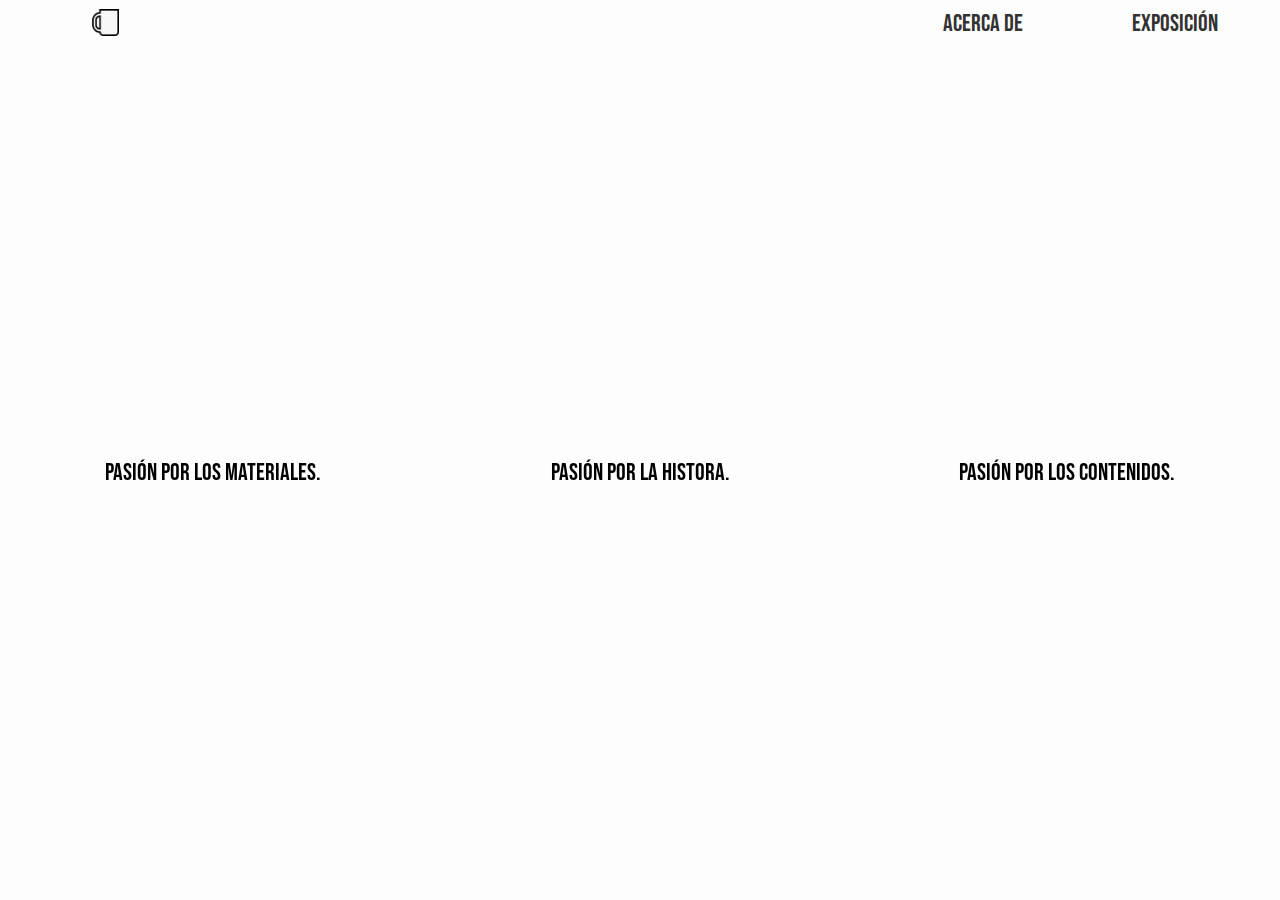
<file: pages/acerca_de.html>
<!DOCTYPE html>



<html>
	<link rel="stylesheet" href="../css/acerca_de.css">
	<link rel="stylesheet" href="../css/nav.css">

	<!-- Head -->
	<head>
		<meta charset='UTF-8'>
		<meta name='keywords' content='TAZEXPO' > 
		<title> TAZEXPO - Acerca de </title>
		<link rel="icon" href="../images/logo.png">
	</head>

	<!-- Body -->
	<body>

		<!-- Top Div -->
		<header>

			<nav class="nav">

				<ul>
					<li> <a class="home" href="../index.html"> <img src="../images/logo.png" alt="logo" ></a> </li>
					<li class="right-side" > <a href="exposicion.html"> Exposición </a> </li>
					<li class="right-side" > <a href="acerca_de.html"> Acerca de </a> </li>
				</ul>

			</nav>

		</header>

		<div class="section" >

			<div class="sub" id="sec1" >

				<img src="../images/sec1.jpg" alt="back1">
				<p>Pasión por los materiales.</p>

			</div>

			<div class="sub" id="sec2" >

				<img src="../images/sec2.jpg" alt="back1">
				<p>Pasión por la histora.</p>

			</div>

			<div class="sub" id="sec3" >

				<img src="../images/sec3.jpg" alt="back1">
				<p>Pasión por los contenidos.</p>

			</div>

		</div>

		<script src="../js/acerca_de.js"></script>
		
	</body>
</html>
</file>
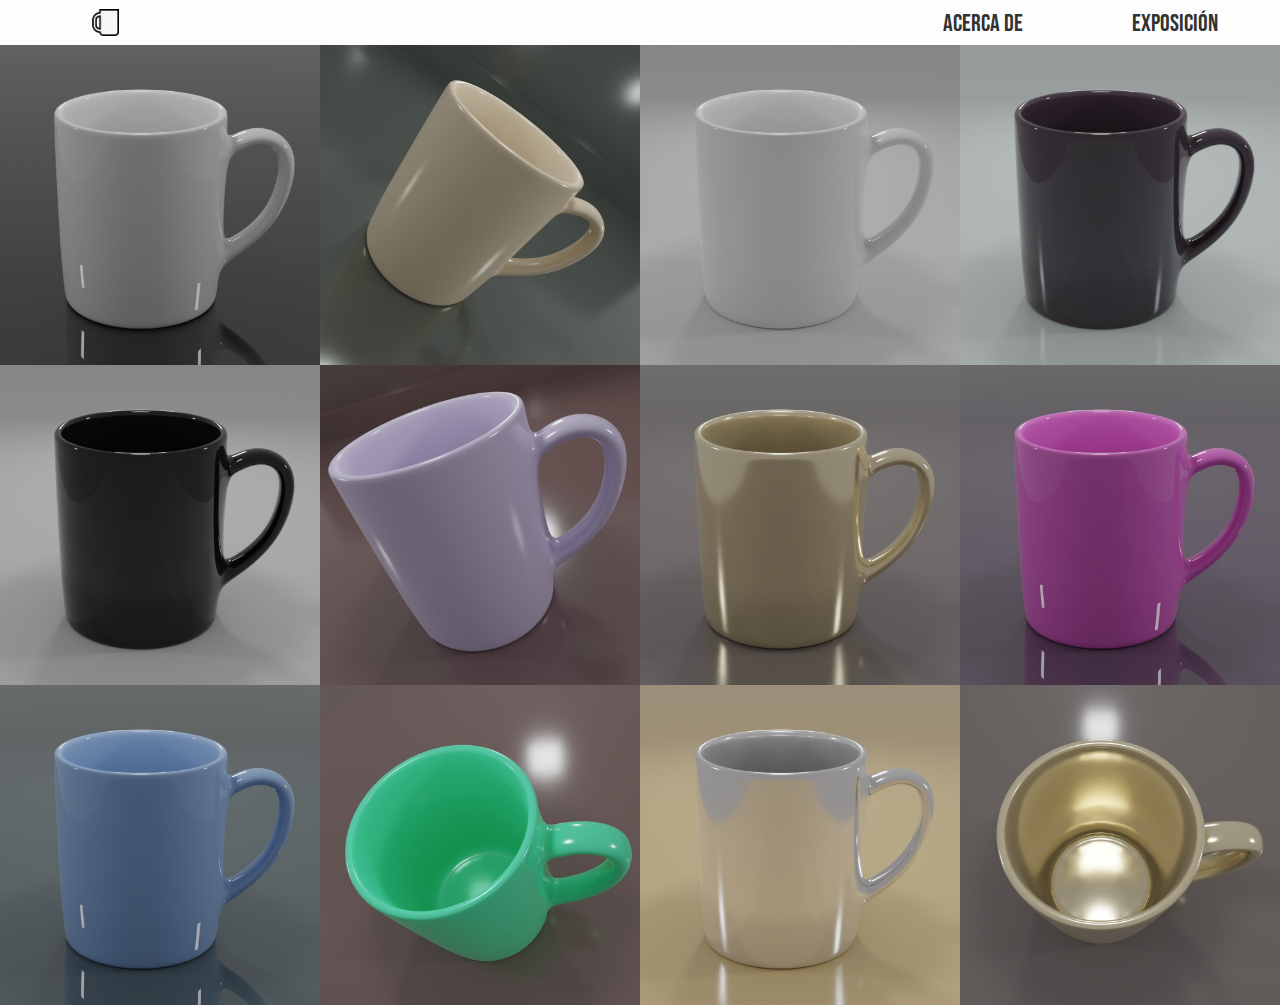
<file: pages/exposicion.html>
<!DOCTYPE html>

<meta charset='UTF-8'>
<meta name='keywords' content='TAZEXPO' > 

<html>
	<style>
		body{
			margin: 0;
		}
	</style>

	<link rel="stylesheet" href="https://maxcdn.bootstrapcdn.com/font-awesome/4.5.0/css/font-awesome.min.css">
	<link rel="stylesheet" href="../css/exposicion.css">
	<link rel="stylesheet" href="../css/nav.css">
	<link rel="stylesheet" href="../css/boton.css">
	<!-- Head -->
	<head>
		<meta charset='UTF-8'>
		<meta name='keywords' content='TAZEXPO' > 
		<title> TAZEXPO - Exposicion </title>
		<link rel="icon" href="../images/logo.png">
	</head>

	<!-- Body -->
	<body>
		<!-- Top Div -->
		<header>

			<nav class="nav">

				<ul>
					<li> <a class="home" href="../index.html"> <img src="../images/logo.png" alt="logo" ></a> </li>
					<li class="right-side" > <a class="text" href="exposicion.html"> Exposición </a> </li>
					<li class="right-side" > <a class="text" href="acerca_de.html"> Acerca de </a> </li>
				</ul>

			</nav>

		</header>

		<!-- Boton subir arriba -->
		<a id="button"></a>

		<!-- Imagen destacada (se rellena con js) -->
        <div id="ventana">
            <a id="cruz"></a>
            <div id="destacada">
                <div id="destacada_img"></div>
                <div id="destacada_texto"></div>
            </div>
        </div>

		<!-- Tabla de exposición -->
		<div>
			<div class="row">
				 <div class="column">
					<img class="expo" id="item_0" src="../images/expo_items/item_0/item_0.jpeg" alt="taza 0" >
					<img class="expo" id="item_1" src="../images/expo_items/item_1/item_1.jpeg" alt="taza 1" >  
					<img class="expo" id="item_2" src="../images/expo_items/item_2/item_2.jpeg" alt="taza 2" > 
				 </div>
				 <div class="column">
					<img class="expo" id="item_3" src="../images/expo_items/item_3/item_3.jpeg" alt="taza 3" >  
					<img class="expo" id="item_4" src="../images/expo_items/item_4/item_4.jpeg" alt="taza 4" >  
					<img class="expo" id="item_5" src="../images/expo_items/item_5/item_5.jpeg" alt="taza 5" >  
				 </div>
				 <div class="column">
					<img class="expo" id="item_6" src="../images/expo_items/item_6/item_6.jpeg" alt="taza 6" >  
					<img class="expo" id="item_7" src="../images/expo_items/item_7/item_7.jpeg" alt="taza 7" >  
					<img class="expo" id="item_8" src="../images/expo_items/item_8/item_8.jpeg" alt="taza 8" >  
				 </div>
				 <div class="column">
					<img class="expo" id="item_9" src="../images/expo_items/item_9/item_9.jpeg" alt="taza 9" >  
					<img class="expo" id="item_10" src="../images/expo_items/item_10/item_10.jpeg" alt="taza 10" >  
					<img class="expo" id="item_11" src="../images/expo_items/item_11/item_11.jpeg" alt="taza 11" >  
				 </div>
			</div>
		</div>

		<script src="../js/jquery-3.6.0.min.js"></script>
    	<script src="../js/boton.js"></script>
		<script src="../js/exposicion.js"></script>
		<script src="../js/jquery-3.6.0.min.js"></script>
	</body>
</html>
</file>
<file: css/acerca_de.css>
body::-webkit-scrollbar {
    display: none; /* for Chrome, Safari, and Opera */
  }
  div::-webkit-scrollbar {
    display: none; /* for Chrome, Safari, and Opera */
  }
  

html, body{
  margin: 0%;

  width: 100vw;
  max-width: 100vw;

  height: 100vh;
  max-height: 100vh;
}

body {
    background-color: #FDFDFD;
    position: fixed;
}

.section {
    scroll-snap-type: y mandatory;  
    height: 95vh;
    overflow: scroll;

    display: flex;
    align-items: center;
    justify-content: center;

}

.section .sub {
    width: calc( (1/3) * 100vw );
    height: 95vh;
    text-align: center;

    display: flex;
    align-items: center;
    justify-content: center;

    overflow: hidden;

}

.sub p{
    width: calc( (1/3) * 100vw );
    z-index: 2;
    position: absolute;
    font-size: x-large;
}

.sub img {
    opacity: 0;

}

#sec1 {

}

#sec2 {

}

#sec3 {

}
</file>
<file: css/nav.css>
@font-face {
    font-family: myFirstFont;
    src: url(../fonts/BebasNeue-Regular.ttf);
}

body{
    font-family: myFirstFont;
    font-size: x-large;
}

ol,ul {

    list-style: none;
    padding: 0;
    margin: 0;
}

header {

    height: 5vh;
    width: 100vw;
    z-index: 1;
    position: sticky;
    top: 0;

}

.nav{
    overflow: hidden;
    background-color: #FDFDFD;
    position: sticky;
    top: 0;
    width: calc( 100vw);
    align-self: center;
    height: calc( 5vh );
    padding: 0vh;
    z-index: 4;
}

.nav .right-side {
    float: right;
}

.nav ul{
    padding: 1vh;
    width: calc( 100vw - 2vh );
    height: calc( 5vh - 2vh);
}

.nav li{
    display: block;
    width: 15vw;
    height: 100%;
    float: left;
}

.nav a{
    display: block;
    text-align: center;
    text-decoration: none;
    background-color: #FDFDFD;
    color: #323232;
}

.home {
    display: block;
    text-align: center;
    text-decoration: none;
    background-color: #FDFDFD;
    color: #323232;
    height: 3vh;
}

.nav a:hover {
    color: #6b6b6b;
}

.nav img {
    height: 100%;
}
</file>
<file: css/exposicion.css>
body{
    margin-left: auto;
    background-color: #868183;
}

/* Image grid*/
.row {
  display: flex;
  flex-wrap: wrap;
  padding: 0 0px;
}

.column{
  flex: 25%;
  max-width: 25%;
  padding: 0 0px;
}

.column img{
    margin-top: 0px;
    vertical-align: middle;
    width: 100%;
}

.column img:hover{
  transform: scale(1.1);
}

#ventana{
  display: none;
  background-color: #fdfdfd;
  position: fixed;
  top: 50%;
  left: 50%;
  height: 80vh;
  width: 80vw;
  margin-top: -40vh;
  margin-left: -40vw;
  z-index: 20;
  border-radius: 1vh;
  margin-right: 1vh;
}

#destacada{

  display: flex;
  align-content: center;
  height: 80vh;
  align-items: center;
}


#destacada_img {
  width: 60%;
  height: 100%;
  display: flex;
  align-content: center;
  justify-content: center;
}

#destacada_img img{
  padding: 10vh;
}

#destacada_texto {
  width: 40%;
  height: 50%;
  float: right;

  text-align: center;

  display: block;
  align-content: center;
  justify-content: center;
}

#cruz {
  float: right;
  text-align: center;
  border-radius: 0px;
  padding: 5px;
  margin: 0px;
  height: 50px;
  float: right;
  transition: background-color .3s;
  z-index: 21 ;
}

#cruz:hover::after {
  cursor: pointer;
  color: #555;
}

#cruz:active {
  background-color: #555;
}

#cruz::after {
  content: "\f00d";
  font-family: FontAwesome;
  font-weight: normal;
  font-style: normal;
  font-size: 2em;
  line-height: 50px;
  color: #333;
}

/* Hacemos que se vean 2 columnas en vez de dos */
@media screen and (max-width: 800px) {
    .column {
      flex: 50%;
      max-width: 50%;
    }
}
  

@media screen and (max-width: 600px) {
  .column {
    flex: 100%;
    max-width: 100%;
  }
}

@media screen and (max-width: 800px) {
  #cruz {
      width: 50px;
      height: 50px;
  }

  #cruz::after{
      line-height: 50px;
      font-size: 1em;
  }

  
}
</file>
<file: css/boton.css>
#button {
    display: inline-block;
    background-color: #595445;
    width: 100px;
    height: 100px;
    align-self: center; 
    text-align: center;
    border-radius: 5px;
    margin: 0px;
    position: fixed;
    bottom: 30px;
    right: 30px;
    transition: background-color .3s;
    z-index: 1000;
}

#button:hover {
    cursor: pointer;
    background-color: #333;
}

#button:active {
    background-color: #555;
}

#button::after {
    content: "\f062";
    font-family: FontAwesome;
    font-weight: normal;
    font-style: normal;
    font-size: 2em;
    line-height: 100px;
    color: #fff;
}

@media screen and (max-width: 800px) {
    #button {
        width: 50px;
        height: 50px;
    }

    #button::after{
        line-height: 50px;
        font-size: 1em;
    }
}
</file>
